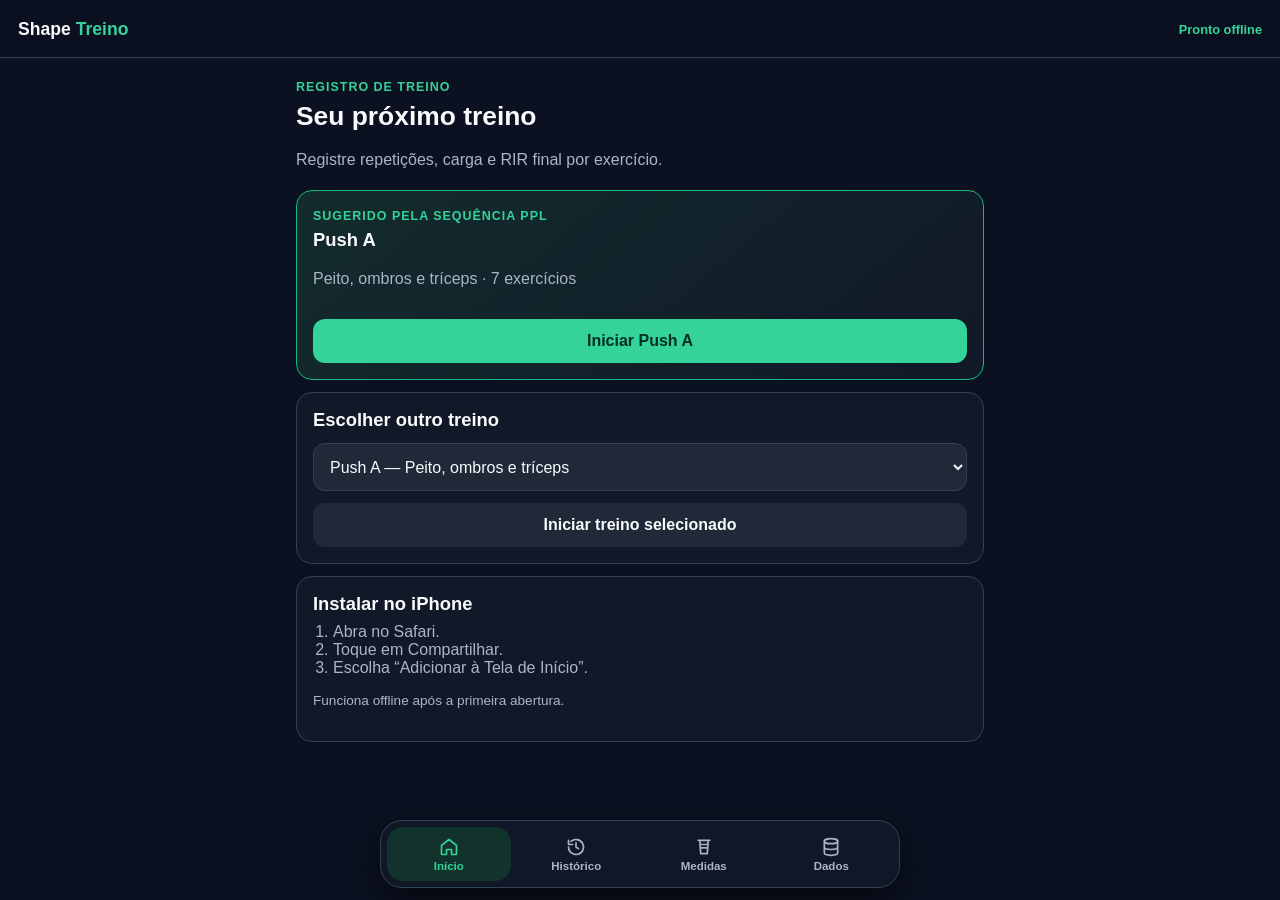
<file: app/index.html>
<!doctype html>
<html lang="pt-BR">
  <head>
    <meta charset="utf-8">
    <meta name="viewport" content="width=device-width, initial-scale=1, viewport-fit=cover">
    <meta name="theme-color" content="#111827">
    <meta name="apple-mobile-web-app-capable" content="yes">
    <meta name="apple-mobile-web-app-status-bar-style" content="black-translucent">
    <meta name="apple-mobile-web-app-title" content="Shape">
    <link rel="manifest" href="./manifest.webmanifest">
    <link rel="apple-touch-icon" href="./icon.svg">
    <link rel="stylesheet" href="./styles.css">
    <title>Shape — Registro de treino</title>
  </head>
  <body>
    <header class="app-header">
      <a class="brand" href="./" aria-label="Início">Shape <span>Treino</span></a>
      <span id="connection-status" class="connection-status">Local</span>
    </header>
    <main id="app" tabindex="-1" aria-live="polite"></main>
    <div id="toast" class="toast is-hidden" role="status" aria-live="polite"></div>
    <nav class="bottom-nav" aria-label="Navegação principal">
      <button type="button" data-view="home"><svg class="nav-icon" viewBox="0 0 24 24" aria-hidden="true"><path d="m3 10 9-7 9 7v10a1 1 0 0 1-1 1h-5v-6H9v6H4a1 1 0 0 1-1-1z"/></svg><span>Início</span></button>
      <button type="button" data-view="history"><svg class="nav-icon" viewBox="0 0 24 24" aria-hidden="true"><path d="M3 12a9 9 0 1 0 3-6.7M3 4v5h5M12 7v5l3 2"/></svg><span>Histórico</span></button>
      <button type="button" data-view="measurements"><svg class="nav-icon" viewBox="0 0 24 24" aria-hidden="true"><path d="M5 4h14M7 4l1 16h8l1-16M9 9h6M9 13h6"/></svg><span>Medidas</span></button>
      <button type="button" data-view="data"><svg class="nav-icon" viewBox="0 0 24 24" aria-hidden="true"><ellipse cx="12" cy="5" rx="8" ry="3"/><path d="M4 5v7c0 1.7 3.6 3 8 3s8-1.3 8-3V5M4 12v7c0 1.7 3.6 3 8 3s8-1.3 8-3v-7"/></svg><span>Dados</span></button>
    </nav>
    <script type="module" src="./app.mjs"></script>
  </body>
</html>
</file>
<file: app/styles.css>
:root {
  color-scheme: dark;
  --bg: #0b1120;
  --surface: #111827;
  --surface-2: #1f2937;
  --line: #334155;
  --text: #f8fafc;
  --muted: #aab6c8;
  --accent: #34d399;
  --accent-strong: #10b981;
  --danger: #fb7185;
  --warning: #fbbf24;
  font-family: -apple-system, BlinkMacSystemFont, "Segoe UI", sans-serif;
}

* { box-sizing: border-box; }
body { display: flex; flex-direction: column; min-width: 320px; min-height: 100dvh; margin: 0; background: var(--bg); color: var(--text); }
button, input, select { font: inherit; }
button { min-height: 44px; border: 0; border-radius: 12px; cursor: pointer; }
button:focus-visible, input:focus-visible, select:focus-visible { outline: 3px solid #60a5fa; outline-offset: 2px; }

.app-header { position: sticky; top: 0; z-index: 5; display: flex; justify-content: space-between; align-items: center; min-height: 58px; padding: max(12px, env(safe-area-inset-top)) 18px 10px; border-bottom: 1px solid var(--line); background: rgba(11, 17, 32, .96); backdrop-filter: blur(12px); }
.brand { color: var(--text); font-size: 1.1rem; font-weight: 800; text-decoration: none; }
.brand span { color: var(--accent); }
.connection-status { color: var(--accent); font-size: .8rem; font-weight: 700; }
main { flex: 1; width: 100%; max-width: 720px; min-height: calc(100dvh - 58px); margin: 0 auto; padding: 20px 16px calc(124px + env(safe-area-inset-bottom)); }
h1 { margin: 0 0 6px; font-size: 1.65rem; }
h2 { margin: 0; font-size: 1.15rem; }
h3 { margin: 0; font-size: 1rem; }
p { line-height: 1.5; }
.muted, .small { color: var(--muted); }
.small { font-size: .85rem; }
.eyebrow { margin: 0 0 4px; color: var(--accent); font-size: .78rem; font-weight: 800; letter-spacing: .08em; text-transform: uppercase; }
.screen-heading { margin-bottom: 18px; }
.card { margin: 12px 0; padding: 16px; border: 1px solid var(--line); border-radius: 16px; background: var(--surface); }
.card-accent { border-color: var(--accent-strong); background: linear-gradient(140deg, #132c2d, var(--surface)); }
.card-header, .row-between { display: flex; justify-content: space-between; gap: 12px; align-items: flex-start; }
.button { display: inline-flex; align-items: center; justify-content: center; width: 100%; margin-top: 12px; padding: 10px 14px; color: #052e23; font-weight: 800; background: var(--accent); }
.button.secondary { color: var(--text); background: var(--surface-2); }
.button.danger { color: #fff1f2; background: #9f1239; }
.button.small-button { width: auto; min-height: 38px; margin: 0; padding: 6px 10px; font-size: .82rem; }
.button-row { display: flex; gap: 8px; align-items: center; flex-wrap: wrap; margin-top: 12px; }
.button-row .button { flex: 1 1 140px; margin: 0; }
.session-picker { width: 100%; min-height: 48px; margin-top: 12px; padding: 0 12px; color: var(--text); border: 1px solid var(--line); border-radius: 12px; background: var(--surface-2); }
.bottom-nav { position: fixed; bottom: max(12px, env(safe-area-inset-bottom)); left: 50%; z-index: 5; display: grid; grid-template-columns: repeat(4, 1fr); gap: 4px; width: min(calc(100% - 28px), 520px); padding: 6px; border: 1px solid var(--line); border-radius: 22px; background: rgba(17, 24, 39, .96); box-shadow: 0 12px 30px #0008; backdrop-filter: blur(12px); transform: translateX(-50%); }
.bottom-nav button { display: flex; flex-direction: column; align-items: center; justify-content: center; gap: 3px; min-height: 54px; padding: 5px; border-radius: 16px; color: var(--muted); background: transparent; font-size: .72rem; font-weight: 700; }
.bottom-nav .nav-icon { width: 20px; height: 20px; fill: none; stroke: currentColor; stroke-linecap: round; stroke-linejoin: round; stroke-width: 2; }
.bottom-nav button.is-active { color: var(--accent); background: #12332c; }
.exercise-meta { display: flex; flex-wrap: wrap; gap: 6px; margin: 8px 0; }
.exercise-card.is-complete { border-color: var(--accent-strong); }
.exercise-form { display: grid; grid-template-columns: repeat(3, minmax(0, 1fr)); gap: 10px; margin-top: 12px; }
.pill { padding: 4px 8px; border-radius: 999px; color: #dbeafe; background: #1e3a5f; font-size: .76rem; font-weight: 700; }
.pill.accent { color: #d1fae5; background: #14532d; }
.substitute, .previous { margin: 8px 0; color: var(--muted); font-size: .85rem; }
.previous { padding: 8px; border-left: 3px solid var(--accent-strong); background: #0f2530; }
.field { min-width: 0; }
.field label { display: block; margin-bottom: 4px; color: var(--muted); font-size: .7rem; font-weight: 700; }
.field input { width: 100%; min-height: 44px; padding: 7px; color: var(--text); border: 1px solid var(--line); border-radius: 9px; background: #0f172a; text-align: center; }
.field input:disabled { opacity: .45; }
.completed-exercises { margin: 18px 0; border: 1px solid var(--line); border-radius: 14px; background: var(--surface); }
.completed-exercises summary { padding: 14px 16px; color: var(--accent); cursor: pointer; font-weight: 800; }
.completed-exercises-content { padding: 0 12px 12px; }
.completed-exercises-content .exercise-card { margin-bottom: 0; }
.workout-actions { position: sticky; bottom: calc(98px + env(safe-area-inset-bottom)); z-index: 3; display: flex; justify-content: flex-end; margin-top: 18px; padding: 10px 0; pointer-events: none; }
.workout-actions-wrap { position: relative; pointer-events: auto; }
.workout-actions-toggle { display: grid; width: 48px; min-width: 48px; min-height: 48px; padding: 0; place-items: center; border-radius: 50%; color: #052e23; background: var(--accent); font-size: 1.6rem; font-weight: 900; }
.workout-actions-toggle[aria-expanded="true"] { color: var(--text); background: var(--surface-2); }
.workout-action-menu { position: absolute; right: 0; bottom: 58px; display: grid; gap: 8px; width: 220px; padding: 8px; border: 1px solid var(--line); border-radius: 16px; background: var(--surface); box-shadow: 0 14px 32px #0008; }
.workout-action-menu[hidden] { display: none; }
.workout-action-menu-button { display: flex; align-items: center; gap: 10px; width: 100%; min-height: 44px; padding: 10px 12px; border-radius: 11px; color: var(--text); background: var(--surface-2); font-size: .9rem; font-weight: 800; text-align: left; }
.workout-action-menu-button.is-save { color: #052e23; background: var(--accent); }
.toast { position: fixed; right: 16px; bottom: calc(104px + env(safe-area-inset-bottom)); left: 16px; z-index: 9; max-width: 480px; margin: auto; padding: 12px 14px; border-radius: 12px; background: #1e3a5f; box-shadow: 0 8px 30px #0008; }
.is-hidden { display: none; }
.history-list { list-style: none; padding: 0; margin: 0; }
.history-list li { margin-top: 10px; }
.history-button { width: 100%; padding: 12px; color: var(--text); text-align: left; background: var(--surface-2); }
.history-details { margin-top: 10px; }
.history-exercise { padding: 10px 0; border-top: 1px solid var(--line); }
.measurement-summary { display: grid; grid-template-columns: repeat(2, minmax(0, 1fr)); gap: 10px; }
.measurement-summary .card { margin: 0; }
.measurement-summary strong { display: block; font-size: 1.1rem; }
.measurement-summary p { margin: 0; }
.measurement-form { display: grid; grid-template-columns: repeat(3, minmax(0, 1fr)); gap: 10px; margin-top: 12px; }
.measurement-record { display: flex; justify-content: space-between; gap: 12px; align-items: center; }
.measurement-record .button-row { justify-content: flex-end; margin: 0; }
.notice { padding: 12px; border-left: 3px solid var(--warning); border-radius: 8px; color: #fef3c7; background: #422006; }
.install-steps { margin: 8px 0 0; padding-left: 20px; color: var(--muted); }

@media (max-width: 410px) {
  main { padding-inline: 12px; }
  .exercise-form { gap: 8px; }
  .measurement-form { grid-template-columns: 1fr; gap: 8px; }
  .measurement-record { align-items: flex-start; flex-direction: column; }
  .measurement-record .button-row { width: 100%; }
  .field input { padding-inline: 3px; }
}
</file>
